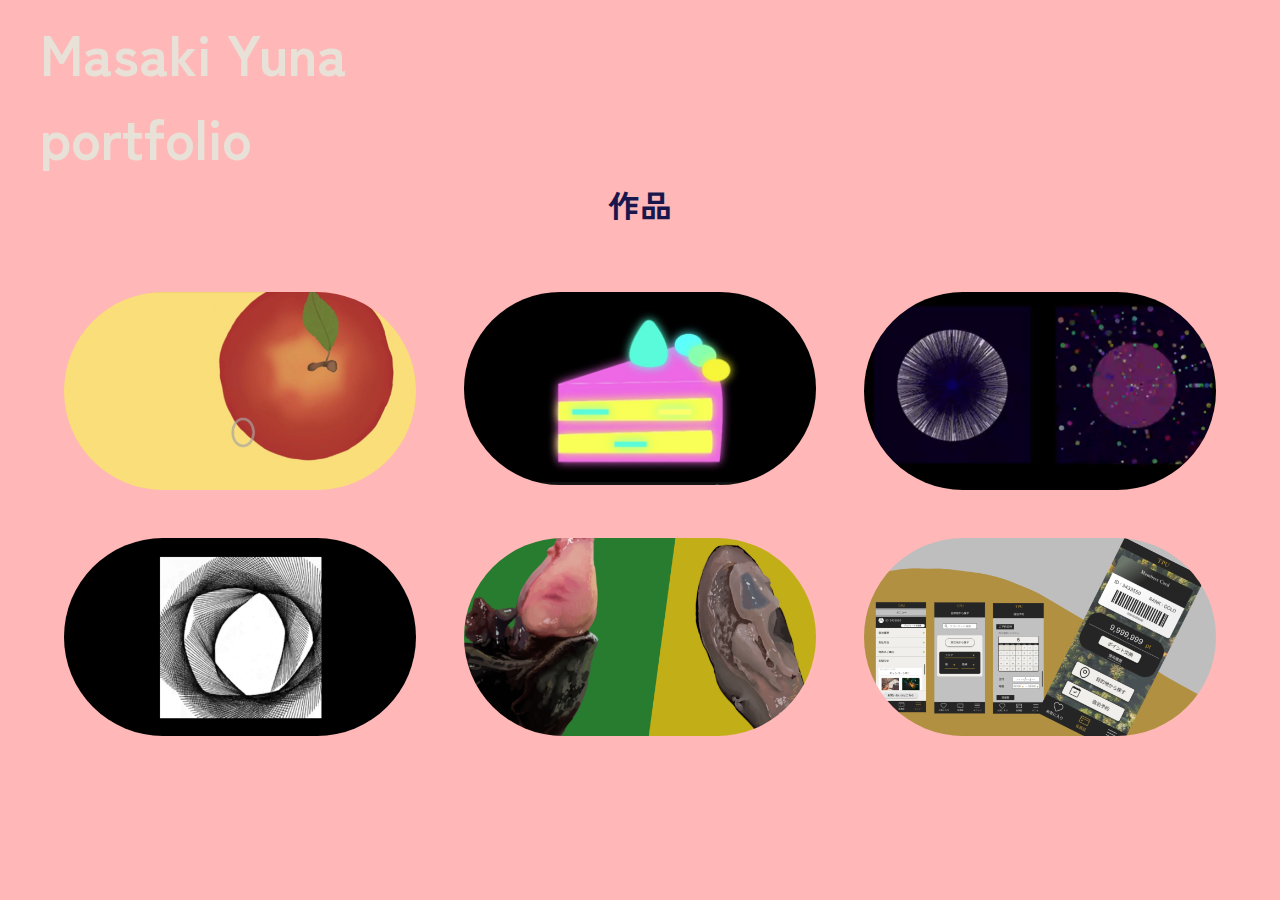
<file: index.html>
<!DOCTYPE html>
<html lang="ja">

<head>
    <meta charset="UTF-8">
    <meta http-equiv="X-UA-Compatible" content="IE=edge">
    <meta name="viewport" content="width=device-width, initial-scale=1.0">
    <title>2224064
    </title>

    <link rel="stylesheet" href="reset.css">
    <link rel="stylesheet" href="reset.css">
    <link rel="preconnect" href="https://fonts.googleapis.com">
    <link rel="preconnect" href="https://fonts.gstatic.com" crossorigin>
    <link href="https://fonts.googleapis.com/css2?family=Zen+Kaku+Gothic+Antique&display=swap" rel="stylesheet">

    <style>
        body {
            background: #ffb7b7;
            font-family: 'Zen Kaku Gothic Antique', sans-serif;
        }

        header {
            max-width: 100%;
            height: 140px;
            background: #ffb7b7;
        }

        .header-content {
            margin-left: 40px;
            height: 100%;
            display: flex;

        }

        .centered-text {
            margin-top: 10px;
            font-size: 56px;
            color: #E7E1D7;
        }

        .wrap {
            max-width: 100%;
            margin: auto;
            background: #ffb7b7;
        }

        main {
            max-width: 1200px;
            margin: auto;
            background: #ffb7b7;
        }



        .card-wrap {
            display: flex;
            flex-wrap: wrap;

        }

        .works {
            flex-basis: 29.33%;
            margin: 2% 2% 2% 2%;
        }

        .txt {
            margin: 4% 6%;
            line-height: 1.3;
            font-size: 14px;

        }

        main img {
            border-radius: 100px;

        }


        .h-large {
            text-align: center;
            margin: 40px auto 40px;
            font-size: 32px;
            color: #17174d;
        }


        main a img {
            position: relative;
            top: 0;
        }

        main a img:hover {
            top: -10px;
            transition: 0.3s;
        }

        @media screen and (max-width:480px) {
            .centered-text {
                font-size: 24px;
            }

            header {
                height: 100px;
            }

            .works {
                flex-basis: 100%;
                width: 200px;
            }

            .main {
                max-width: 400px;
            }

            .main img {
                width: 400px;
            }

            .h-large {
                margin: 40px auto 24px;
                font-size: 24px;
            }

        }
    </style>
</head>

<body>
    <div class="wrap">
        <header>
            <div class="header-content">
                <h1 class="centered-text">Masaki Yuna
                    <br>portfolio
                </h1>
            </div>
        </header>
        <main>

            <h1 class="h-large">作品</h1>



            <div class="card-wrap">
                <div class="works">
                    <a href="work1.html">
                        <img src="image/ringo.PNG" alt="1">
                    </a>
                </div>
                <div class="works">
                    <a href="work2.html">
                        <img src="image/cake.png">
                    </a>
                </div>
                <div class="works">
                    <a href="work3.html">
                        <img src="image/maru.PNG">
                    </a>
                </div>
                <div class="works">
                    <a href="work4.html">
                        <img src="image/noise.PNG">
                    </a>
                </div>
                <div class="works">
                    <a href="work5.html">
                        <img src="image/photo2.png">
                    </a>
                </div>
                <div class="works">
                    <a href="work6.html">
                        <img src="image/photo1.PNG">
                    </a>
                </div>
            </div>

    </div>
    </div>

    </main>
</body>

</html>
</file>
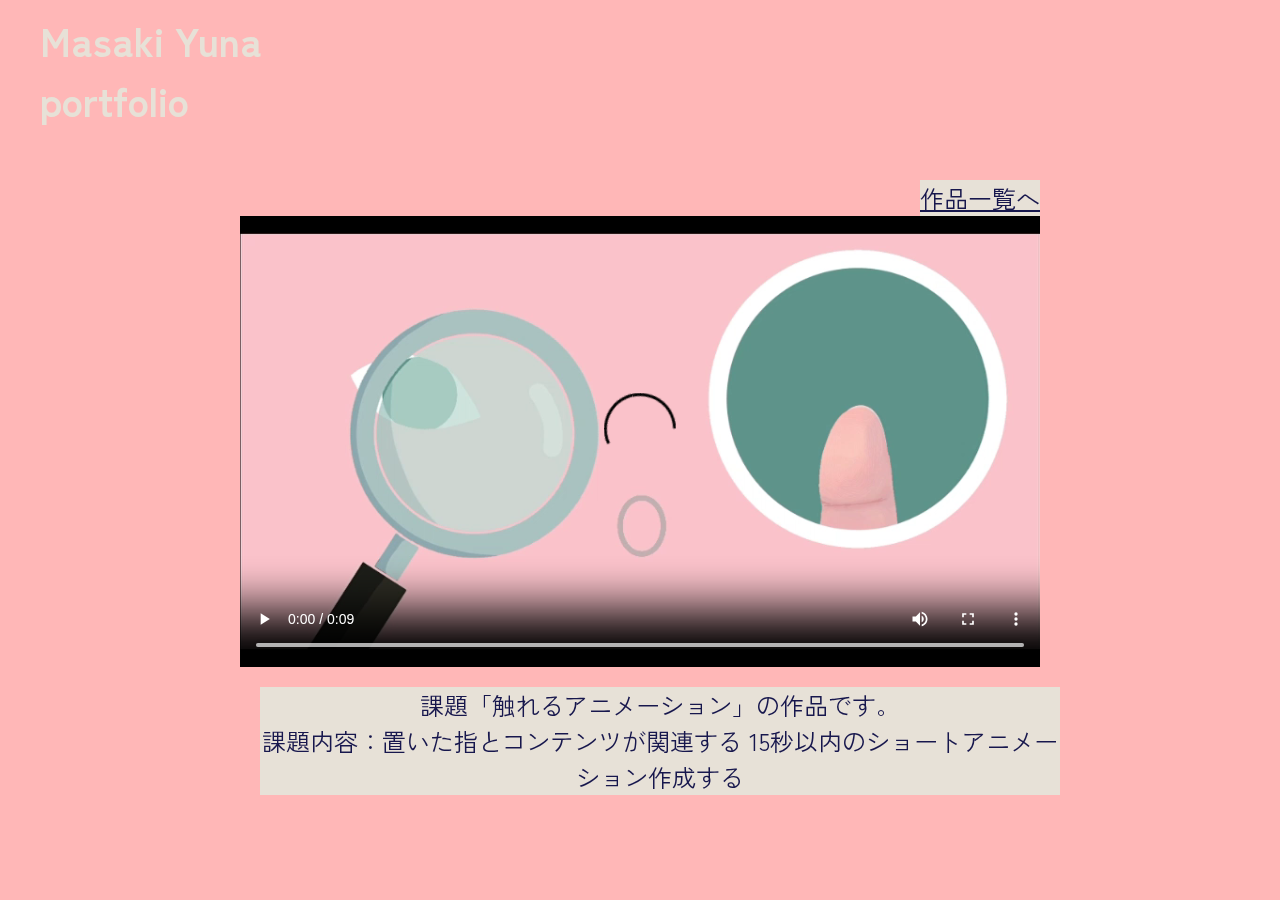
<file: work1.html>
<!DOCTYPE html>
<html lang="ja">
<html>

<head>
    <meta charset="UTF-8">
    <meta http-equiv="X-UA-Compatible" content="IE=edge">
    <meta name="viewport" content="width=device-width, initial-scale=1.0">
    <title>2224064
    </title>

    <link rel="stylesheet" href="reset.css">
    <link rel="preconnect" href="https://fonts.googleapis.com">
    <link rel="preconnect" href="https://fonts.gstatic.com" crossorigin>
    <link href="https://fonts.googleapis.com/css2?family=Zen+Kaku+Gothic+Antique&display=swap" rel="stylesheet">
</head>
<style>
    body {
        background: #ffb7b7;
        font-family: 'Zen Kaku Gothic Antique', sans-serif;
    }

    header {
        max-width: 100%;
        height: 140px;
        background: #ffb7b7;
    }

    .header-content {
        margin-left: 40px;
        height: 100%;
        display: flex;
    }

    .centered-text {
        margin-top: 10px;
        font-size: 40px;
        color: #E7E1D7;
    }

    .modoru a {
        float: right;
        color: #17174d;
        background: #E7E1D7;
        font-size: 24px;

    }

    .wrap {
        max-width: 100%;
        margin: auto;
        background: #ffb7b7;
    }

    main {
        max-width: 800px;
        margin: auto;
        background: #ffb7b7;
        margin-top: 40px;
    }



    .m-content p {
        width: 800px;
        background: #E7E1D7;
        color: #17174d;
        font-size: 24px;
        margin: 20px;
        text-align: center;
    }

    .video-conteiner {
        text-align: center;
    }


    video {
        width: 100%;
        height: auto;
        display: block;
        margin: 0 auto;

    }

    @media screen and (max-width:480px) {


        .main {
            max-width: 400px;
        }

        .centered-text {
            font-size: 24px;
        }

        header {
            height: 100px;
        }

        .modoru a {
            font-size: 16px;
        }

        .m-content p {
            width: 400px;
            font-size: 16px;
        }


    }
</style>

<body>
    <div class="wrap">
        <header>
            <div class="header-content">
                <h1 class="centered-text">Masaki Yuna
                    <br>portfolio
                </h1>

            </div>
        </header>
        <main>
            <div class="modoru"><a href="index.html">
                    <p>作品一覧へ</p>
                </a>
            </div>
            <div class="m-content">
                <div class="video-conteiner">
                    <video controls src="image/work1.mp4"></video>
                </div>

                <p>課題「触れるアニメーション」の作品です。
                <br>課題内容：置いた指とコンテンツが関連する
15秒以内のショートアニメーション作成する
                </p>
            </div>
        </main>
    </div>
</body>

</html>
</file>
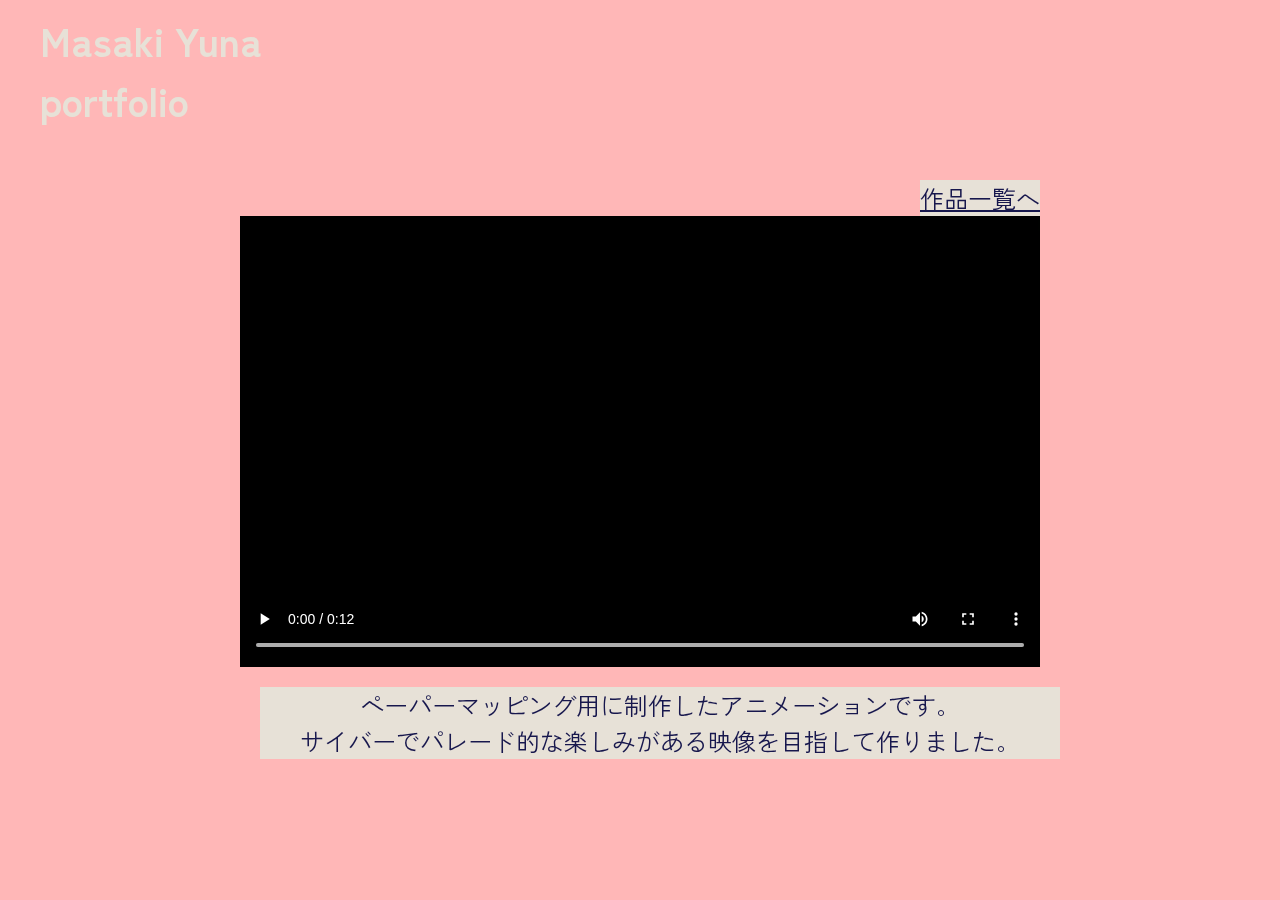
<file: work2.html>
<!DOCTYPE html>
<html lang="ja">
<html>

<head>
    <meta charset="UTF-8">
    <meta http-equiv="X-UA-Compatible" content="IE=edge">
    <meta name="viewport" content="width=device-width, initial-scale=1.0">
    <title>2224064
    </title>

    <link rel="stylesheet" href="reset.css">
    <link rel="preconnect" href="https://fonts.googleapis.com">
    <link rel="preconnect" href="https://fonts.gstatic.com" crossorigin>
    <link href="https://fonts.googleapis.com/css2?family=Zen+Kaku+Gothic+Antique&display=swap" rel="stylesheet">
</head>
<style>
    body {
        background: #ffb7b7;
        font-family: 'Zen Kaku Gothic Antique', sans-serif;

    }

    header {
        max-width: 100%;
        height: 140px;
        background: #ffb7b7;
    }

    .header-content {
        margin-left: 40px;
        height: 100%;
        display: flex;
    }

    .centered-text {
        margin-top: 10px;
        font-size: 40px;
        color: #E7E1D7;
    }

    .modoru a {
        float: right;
        color: #17174d;
        font-size: 24px;
        background: #E7E1D7;

    }

    .wrap {
        max-width: 100%;
        margin: auto;
        background: #ffb7b7;
    }

    main {
        max-width: 800px;
        margin: auto;
        background: #ffb7b7;
        margin-top: 40px;
    }


    .m-content p {
        width: 800px;
        background: #E7E1D7;
        color: #17174d;
        font-size: 24px;
        margin: 20px;
        text-align: center;
    }

    .video-conteiner {
        text-align: center;
    }


    video {
        width: 100%;
        height: auto;
        display: block;
        margin: 0 auto;

    }

    @media screen and (max-width:480px) {


        .main {
            max-width: 400px;
        }

        .centered-text {
            font-size: 24px;
        }

        header {
            height: 100px;
        }

        .modoru a {
            font-size: 16px;
        }

        .m-content p {
            width: 400px;
            font-size: 16px;
        }


    }
</style>

<body>
    <div class="wrap">
        <header>
            <div class="header-content">
                <h1 class="centered-text">Masaki Yuna
                    <br>portfolio
                </h1>

            </div>
        </header>
        <main>
            <div class="modoru"><a href="index.html">
                    <p>作品一覧へ</p>
                </a>
            </div>
            <div class="m-content">
                <div class="video-conteiner">
                    <video controls src="image/cake.mp4"></video>
                </div>
                <p>ペーパーマッピング用に制作したアニメーションです。
                    <br>サイバーでパレード的な楽しみがある映像を目指して作りました。
                </p>
            </div>
        </main>
    </div>
</body>

</html>
</file>
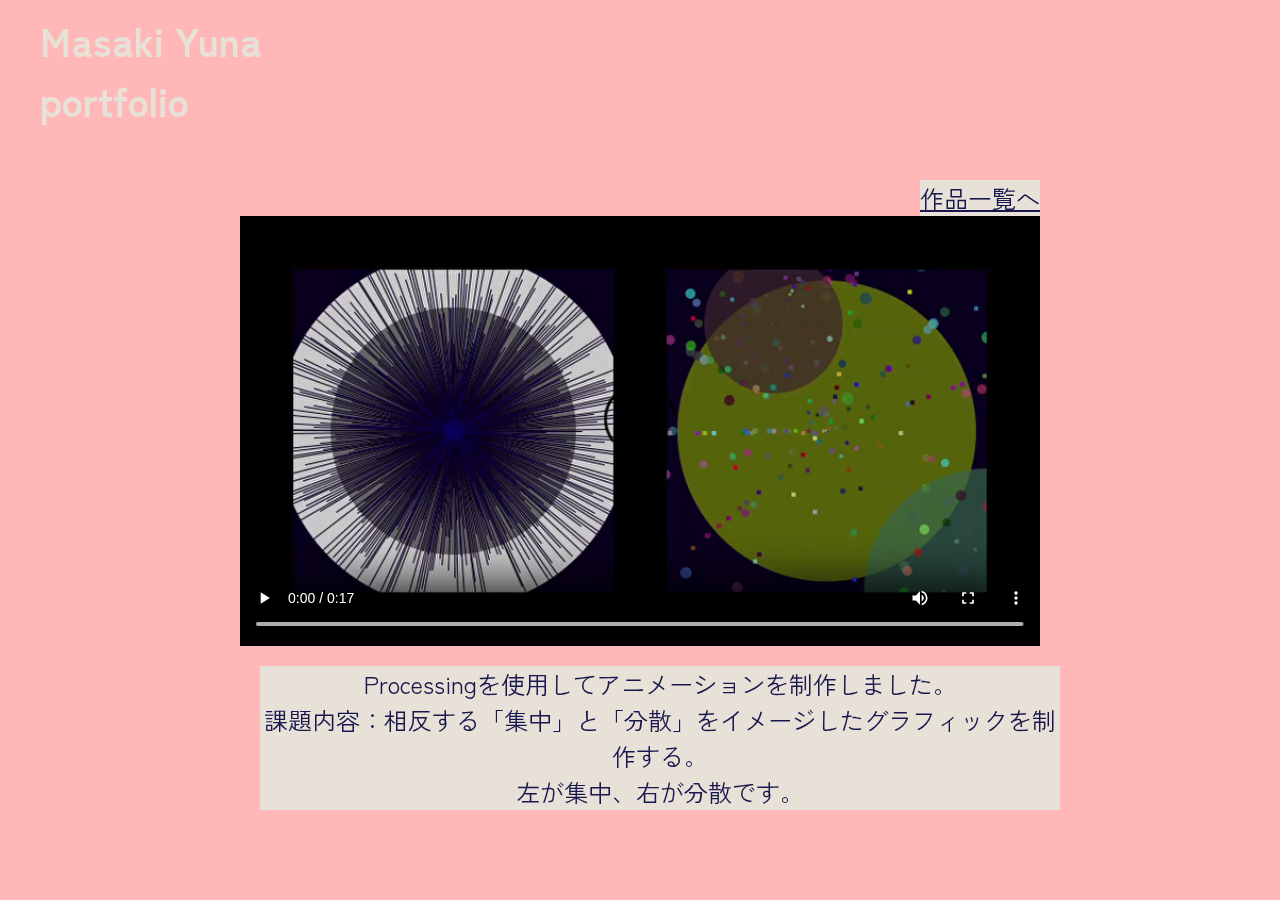
<file: work3.html>
<!DOCTYPE html>
<html lang="ja">
<html>

<head>
    <meta charset="UTF-8">
    <meta http-equiv="X-UA-Compatible" content="IE=edge">
    <meta name="viewport" content="width=device-width, initial-scale=1.0">
    <title>2224064
    </title>

    <link rel="stylesheet" href="reset.css">
    <link rel="preconnect" href="https://fonts.googleapis.com">
    <link rel="preconnect" href="https://fonts.gstatic.com" crossorigin>
    <link href="https://fonts.googleapis.com/css2?family=Zen+Kaku+Gothic+Antique&display=swap" rel="stylesheet">
</head>
<style>
    body {
        background: #ffb7b7;
        font-family: 'Zen Kaku Gothic Antique', sans-serif;

    }

    header {
        max-width: 100%;
        height: 140px;
        background: #ffb7b7;
    }

    .header-content {
        margin-left: 40px;
        height: 100%;
        display: flex;
    }

    .centered-text {
        margin-top: 10px;
        font-size: 40px;
        color: #E7E1D7;
    }

    .modoru a {
        float: right;
        color: #17174d;
        background: #E7E1D7;
        font-size: 24px;

    }

    .wrap {
        max-width: 100%;
        margin: auto;
        background: #ffb7b7;
    }

    main {
        max-width: 800px;
        margin: auto;
        background: #ffb7b7;
        margin-top: 40px;
    }

    .m-content p {
        width: 800px;
        background: #E7E1D7;
        color: #17174d;
        font-size: 24px;
        margin: 20px;
        text-align: center;
    }

    .video-conteiner {
        text-align: center;
    }


    video {
        width: 100%;
        height: auto;
        display: block;
        margin: 0 auto;

    }

    @media screen and (max-width:480px) {


        .main {
            max-width: 400px;
        }

        .centered-text {
            font-size: 24px;
        }

        header {
            height: 100px;
        }

        .modoru a {
            font-size: 16px;
        }

        .m-content p {
            width: 400px;
            font-size: 16px;
        }


    }
</style>

<body>
    <div class="wrap">
        <header>
            <div class="header-content">
                <h1 class="centered-text">Masaki Yuna
                    <br>portfolio
                </h1>

            </div>
        </header>
        <main>
            <div class="modoru"><a href="index.html">
                    <p>作品一覧へ</p>
                </a>
            </div>
            <div class="m-content">
                <div class="video-conteiner">
                    <video controls src="image/maru.mp4"></video>
                </div>
                <p> Processingを使用してアニメーションを制作しました。
                    <br>課題内容：相反する「集中」と「分散」をイメージしたグラフィックを制作する。
                    <br>左が集中、右が分散です。
                </p>
            </div>
        </main>
    </div>
</body>

</html>
</file>
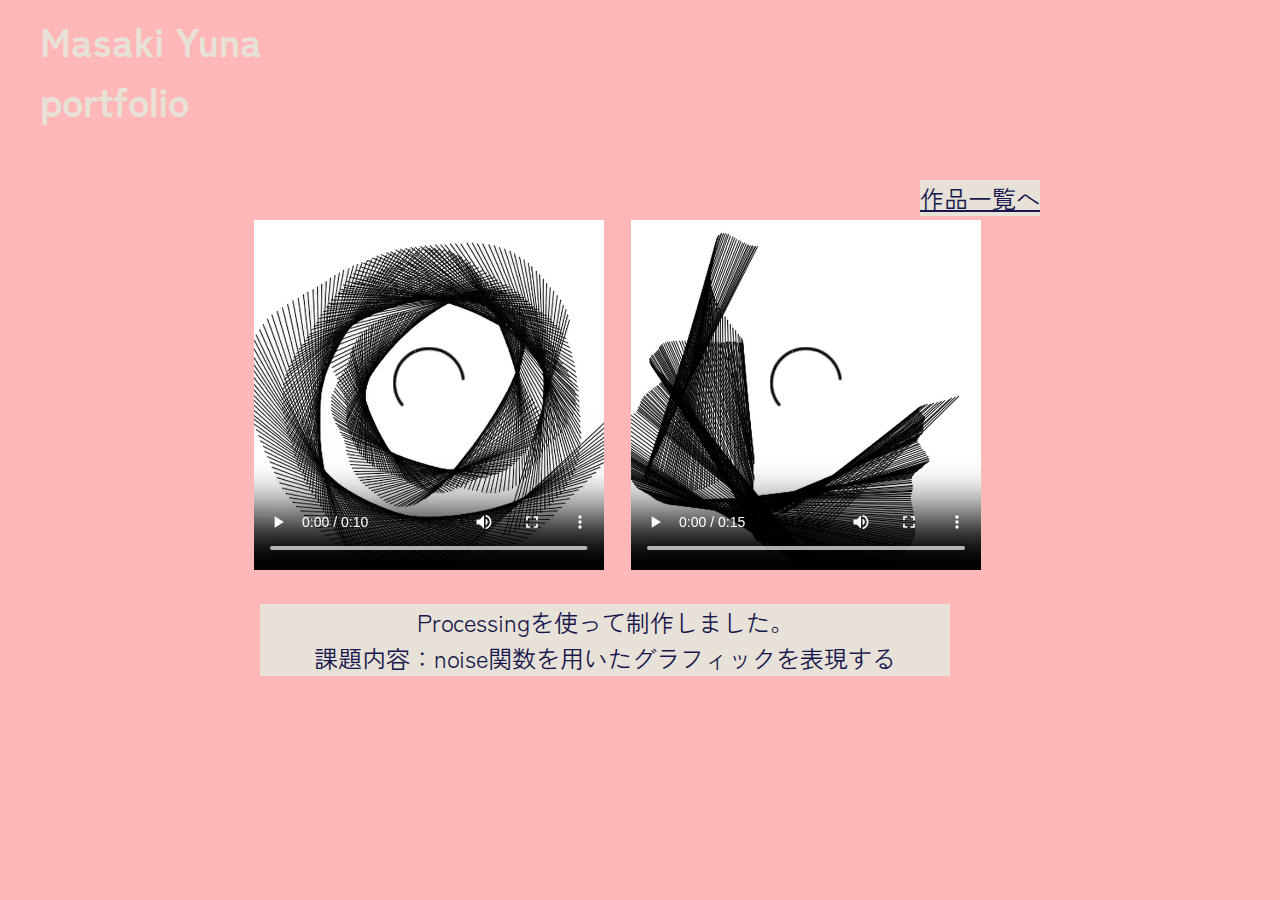
<file: work4.html>
<!DOCTYPE html>
<html lang="ja">
<html>

<head>
    <meta charset="UTF-8">
    <meta http-equiv="X-UA-Compatible" content="IE=edge">
    <meta name="viewport" content="width=device-width, initial-scale=1.0">
    <title>2224064
    </title>

    <link rel="stylesheet" href="reset.css">
    <link rel="preconnect" href="https://fonts.googleapis.com">
    <link rel="preconnect" href="https://fonts.gstatic.com" crossorigin>
    <link href="https://fonts.googleapis.com/css2?family=Zen+Kaku+Gothic+Antique&display=swap" rel="stylesheet">

</head>
<style>
    body {
        background: #ffb7b7;
        font-family: 'Zen Kaku Gothic Antique', sans-serif;

    }

    header {
        max-width: 100%;
        height: 140px;
        background: #ffb7b7;
    }

    .header-content {
        margin-left: 40px;
        height: 100%;
        display: flex;
    }

    .centered-text {
        margin-top: 10px;
        font-size: 40px;
        color: #E7E1D7;

    }

    .modoru a {
        float: right;
        color: #17174d;
        background: #E7E1D7;
        font-size: 24px;

    }

    .wrap {
        max-width: 100%;
        margin: auto;
        background: #ffb7b7;
    }

    main {
        max-width: 800px;
        margin: auto;
        background: #ffb7b7;
        margin-top: 40px;
    }

    .m-content p {
        width: 690px;
        background: #E7E1D7;
        color: #17174d;
        font-size: 24px;
        margin: 20px;
        text-align: center;
    }

    .video-conteiner {
        text-align: center;
        display: flex;
    }


    video {
        width: 350px;
        display: block;
        margin: 2%;
        margin-top: 40px;

    }

    @media screen and (max-width:480px) {


        .main {
            max-width: 400px;
        }

        .centered-text {
            font-size: 24px;
        }

        header {
            height: 100px;
        }

        .modoru a {
            font-size: 16px;
        }

        video {
            width: 200px;
        }

        .m-content p {
            width: 400px;
            font-size: 16px;
        }


    }
</style>

<body>
    <div class="wrap">
        <header>
            <div class="header-content">
                <h1 class="centered-text">Masaki Yuna
                    <br>portfolio
                </h1>

            </div>
        </header>
        <main>
            <div class="modoru"><a href="index.html">
                    <p>作品一覧へ</p>
                </a>
            </div>
            <div class="m-content">
                <div class="video-conteiner">
                    <video controls src="image/noise.mp4"></video>
                    <video controls src="image/noise2.mp4"></video>
                </div>
                <p>Processingを使って制作しました。
                <br>課題内容：noise関数を用いたグラフィックを表現する
                </p>
            </div>
        </main>
    </div>
</body>

</html>
</file>
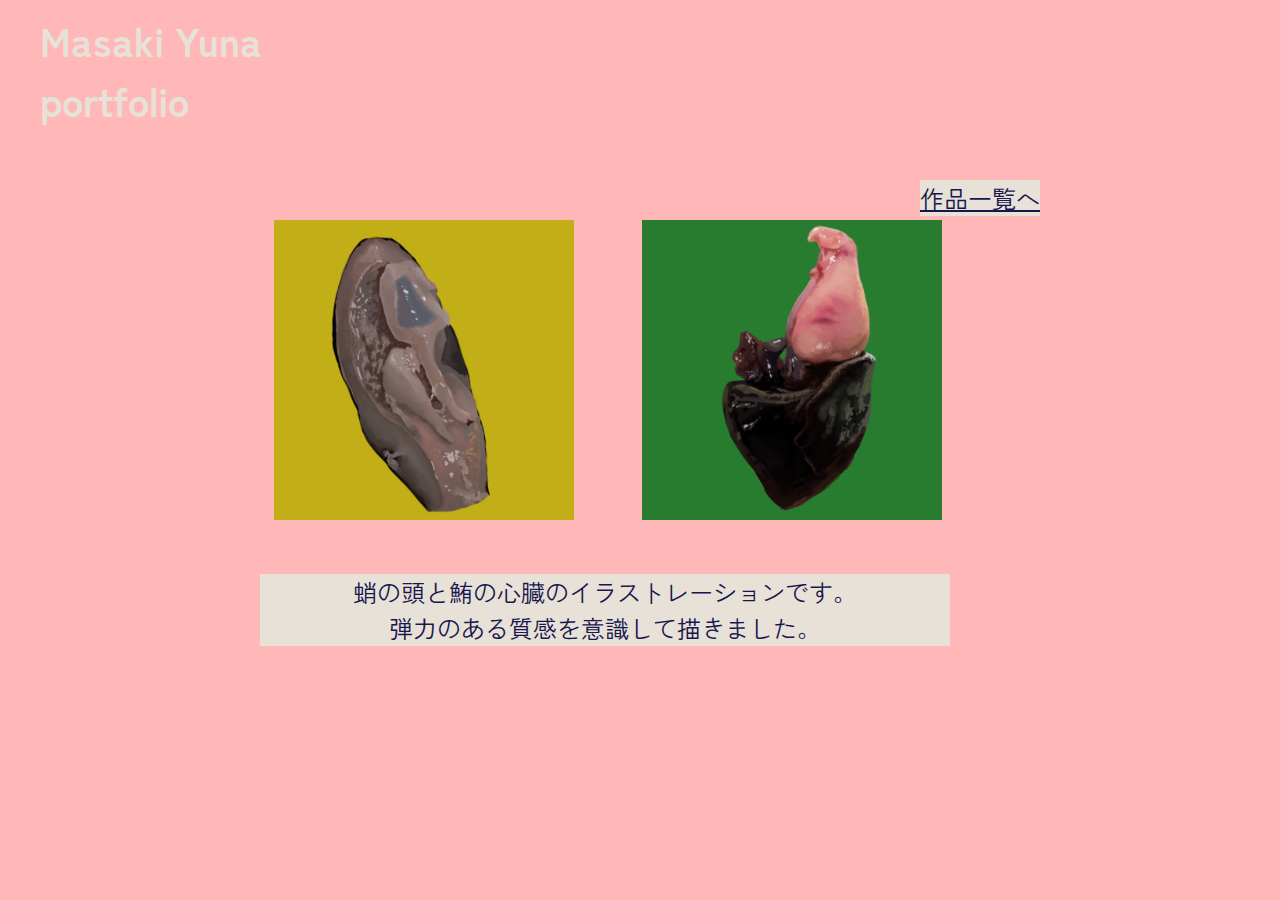
<file: work5.html>
<!DOCTYPE html>
<html lang="ja">
<html>

<head>
    <meta charset="UTF-8">
    <meta http-equiv="X-UA-Compatible" content="IE=edge">
    <meta name="viewport" content="width=device-width, initial-scale=1.0">
    <title>2224064
    </title>

    <link rel="stylesheet" href="reset.css">
    <link rel="preconnect" href="https://fonts.googleapis.com">
    <link rel="preconnect" href="https://fonts.gstatic.com" crossorigin>
    <link href="https://fonts.googleapis.com/css2?family=Zen+Kaku+Gothic+Antique&display=swap" rel="stylesheet">

</head>
<style>
    body {
        background: #ffb7b7;
        font-family: 'Zen Kaku Gothic Antique', sans-serif;

    }

    header {
        max-width: 100%;
        height: 140px;
        background: #ffb7b7;
    }

    .header-content {
        margin-left: 40px;
        height: 100%;
        display: flex;
    }

    .centered-text {
        margin-top: 10px;
        font-size: 40px;
        color: #E7E1D7;
    }

    .modoru a {
        float: right;
        color: #17174d;
        background: #E7E1D7;
        font-size: 24px;

    }

    .wrap {
        max-width: 100%;
        margin: auto;
        background: #ffb7b7;
    }

    main {
        max-width: 800px;
        margin: auto;
        background: #ffb7b7;
        margin-top: 40px;
    }


    .m-content p {
        width: 690px;
        background: #E7E1D7;
        color: #17174d;
        font-size: 24px;
        margin: 20px;
        text-align: center;
    }

    .m-img {
        display: flex;

    }

    img {
        width: 300px;
        margin: 5%;
        margin-top: 40px;
        text-align: center;
    }



    @media screen and (max-width:480px) {


        .main {
            max-width: 400px;
        }

        .centered-text {
            font-size: 24px;
        }

        header {
            height: 100px;
        }

        .modoru a {
            font-size: 16px;
        }

        img {
            width: 200px;
            margin: 2%;
            margin-top: 40px;
        }

        .m-content p {
            width: 400px;
            font-size: 16px;
        }



    }
</style>

<body>
    <div class="wrap">
        <header>
            <div class="header-content">
                <h1 class="centered-text">Masaki Yuna
                    <br>portfolio
                </h1>

            </div>
        </header>
        <main>
            <div class="modoru"><a href="index.html">
                    <p>作品一覧へ</p>
                </a>
            </div>
            <div class="m-content">
                <div class="m-img">
                    <img src="image/photo3.png">
                    <img src="image/photo4.png">
                </div>
                <p>蛸の頭と鮪の心臓のイラストレーションです。
                    <br>弾力のある質感を意識して描きました。
                </p>
            </div>
        </main>
    </div>
</body>

</html>
</file>
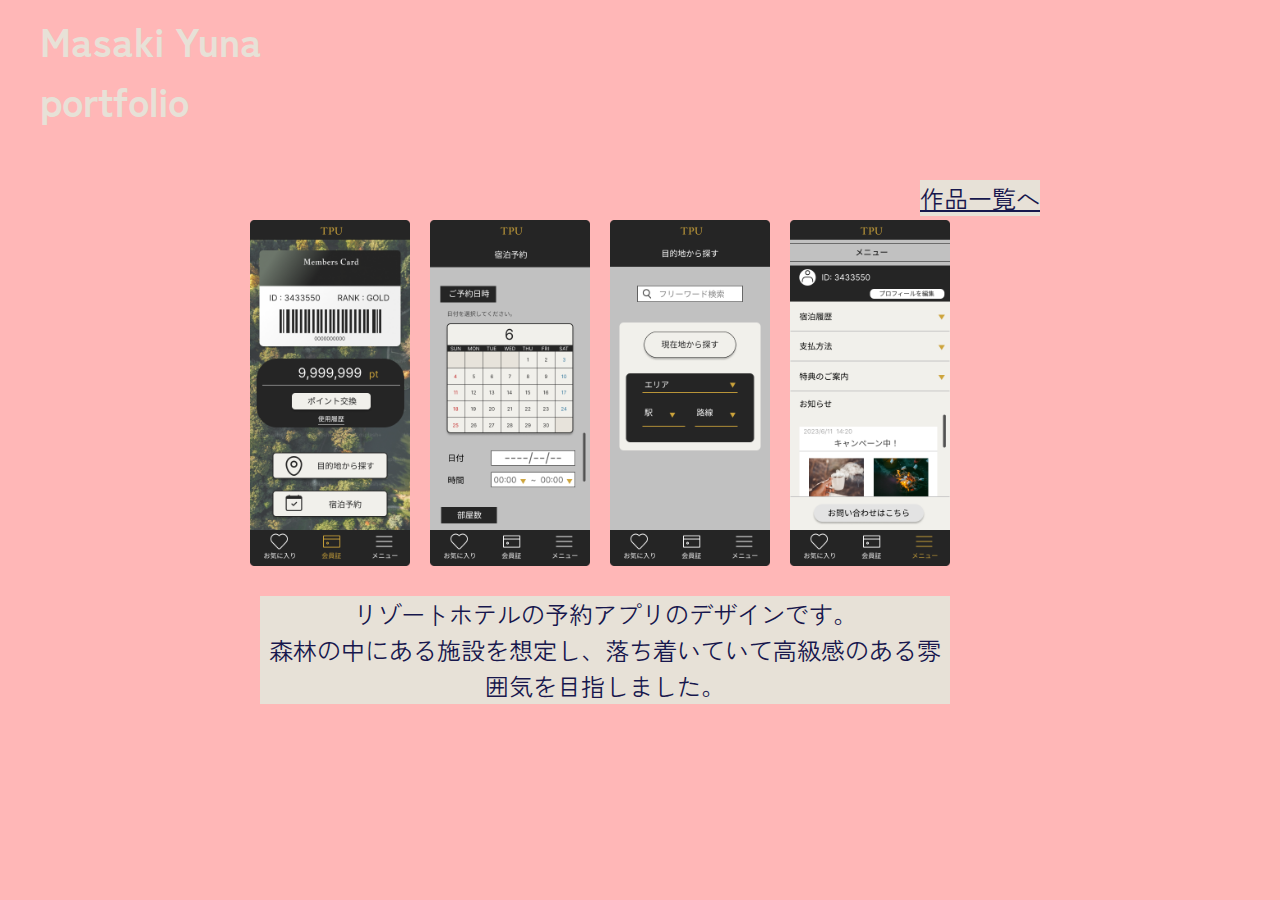
<file: work6.html>
<!DOCTYPE html>
<html lang="ja">
<html>

<head>
    <meta charset="UTF-8">
    <meta http-equiv="X-UA-Compatible" content="IE=edge">
    <meta name="viewport" content="width=device-width, initial-scale=1.0">
    <title>2224064
    </title>

    <link rel="stylesheet" href="reset.css">
    <link rel="preconnect" href="https://fonts.googleapis.com">
    <link rel="preconnect" href="https://fonts.gstatic.com" crossorigin>
    <link href="https://fonts.googleapis.com/css2?family=Zen+Kaku+Gothic+Antique&display=swap" rel="stylesheet">

</head>
<style>
    body {
        background: #ffb7b7;
        font-family: 'Zen Kaku Gothic Antique', sans-serif;

    }

    header {
        max-width: 100%;
        height: 140px;
        background: #ffb7b7;
    }

    .header-content {
        margin-left: 40px;
        height: 100%;
        display: flex;
    }

    .centered-text {
        margin-top: 10px;
        font-size: 40px;
        color: #E7E1D7;
    }

    .modoru a {
        float: right;
        color: #17174d;
        background: #E7E1D7;
        font-size: 24px;

    }

    .wrap {
        max-width: 100%;
        margin: auto;
        background: #ffb7b7;
    }

    main {
        max-width: 800px;
        margin: auto;
        background: #ffb7b7;
        margin-top: 40px;
    }


    .m-content p {
        width: 690px;
        background: #E7E1D7;
        color: #17174d;
        font-size: 24px;
        margin: 20px;
        text-align: center;
    }

    .m-img {
        display: flex;
        text-align: center;
    }

    img {
        width: 160px;
        margin: 10px;
        margin-top: 40px;
    }



    @media screen and (max-width:480px) {


        .main {
            max-width: 400px;
        }

        .centered-text {
            font-size: 24px;
        }

        header {
            height: 100px;
        }

        .modoru a {
            font-size: 16px;
        }

        img {
            width: 90px;
            margin: 2%;
            margin-top: 40px;
        }

        .m-content p {
            width: 400px;
            font-size: 16px;
        }



    }
</style>

<body>
    <div class="wrap">
        <header>
            <div class="header-content">
                <h1 class="centered-text">Masaki Yuna
                    <br>portfolio
                </h1>

            </div>
        </header>
        <main>
            <div class="modoru"><a href="index.html">
                    <p>作品一覧へ</p>
                </a>
            </div>
            <div class="m-content">
                <div class="m-img">
                    <img src="image/vol07-1_2224064.png">
                    <img src="image/vol07-1_2224064-1.png">
                    <img src="image/vol07-1_2224064-2.png">
                    <img src="image/vol07-1_2224064-3.png">
                </div>

                <p>リゾートホテルの予約アプリのデザインです。
                    <br>森林の中にある施設を想定し、落ち着いていて高級感のある雰囲気を目指しました。
                </p>
            </div>
        </main>
    </div>
</body>

</html>
</file>
